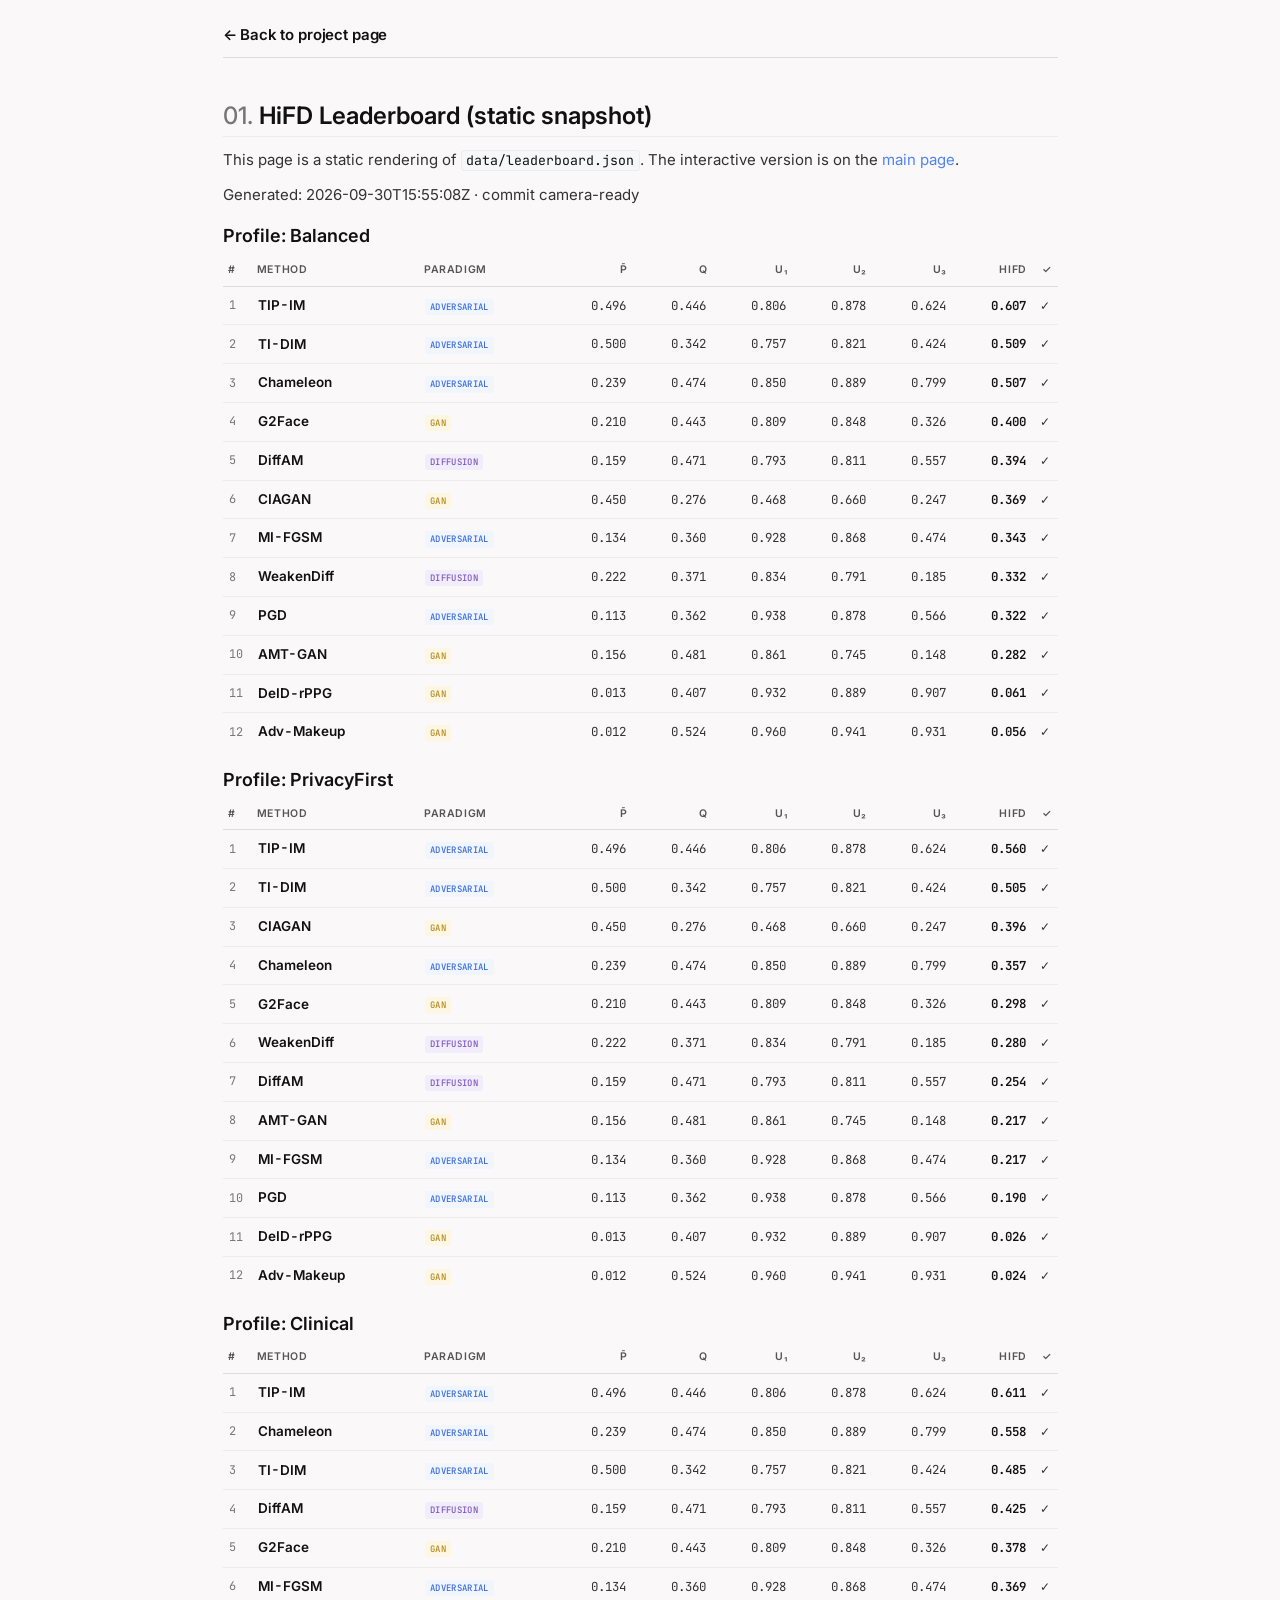
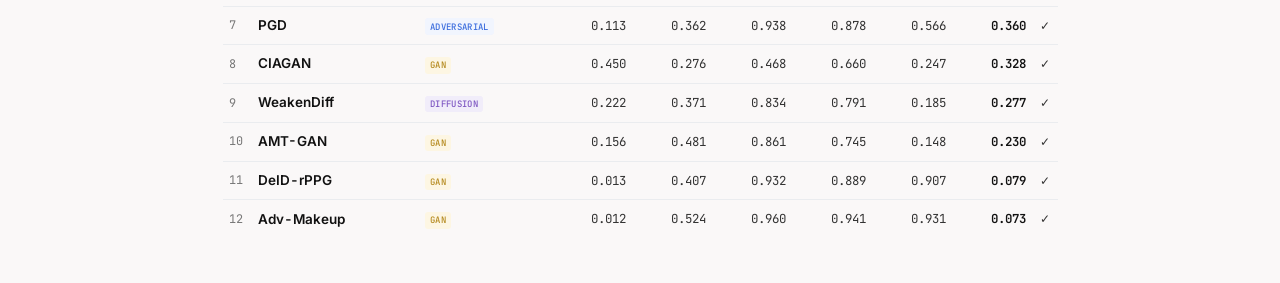
<file: leaderboard.html>
<!DOCTYPE html>
<html lang="en"><head><meta charset="utf-8">
<meta name="viewport" content="width=device-width, initial-scale=1">
<title>HiFD Leaderboard — static snapshot</title>
<link rel="preconnect" href="https://fonts.googleapis.com">
<link rel="preconnect" href="https://fonts.gstatic.com" crossorigin>
<link rel="stylesheet" href="https://fonts.googleapis.com/css2?family=Inter:wght@400;500;600;700&family=JetBrains+Mono:wght@400;500&display=swap">
<link rel="stylesheet" href="./assets/css/site.css">
</head><body>
<nav class="nav"><div class="nav__inner"><a class="nav__brand" href="./index.html">← Back to project page</a></div></nav>
<section>
<h2>HiFD Leaderboard (static snapshot)</h2>
<p>This page is a static rendering of <code>data/leaderboard.json</code>. The interactive version is on the <a href="./index.html#leaderboard">main page</a>.</p>
<p>Generated: 2026-09-30T15:55:08Z · commit camera-ready</p><h3>Profile: Balanced</h3><div class="lb-table-wrap"><table class="lb"><thead><tr><th>#</th><th>Method</th><th>Paradigm</th><th>P&#772;</th><th>Q</th><th>U₁</th><th>U₂</th><th>U₃</th><th>HiFD</th><th>✓</th></tr></thead><tbody><tr><td>1</td><td>TIP-IM</td><td><span class="paradigm-tag adversarial">adversarial</span></td><td>0.496</td><td>0.446</td><td>0.806</td><td>0.878</td><td>0.624</td><td><strong>0.607</strong></td><td>✓</td></tr><tr><td>2</td><td>TI-DIM</td><td><span class="paradigm-tag adversarial">adversarial</span></td><td>0.500</td><td>0.342</td><td>0.757</td><td>0.821</td><td>0.424</td><td><strong>0.509</strong></td><td>✓</td></tr><tr><td>3</td><td>Chameleon</td><td><span class="paradigm-tag adversarial">adversarial</span></td><td>0.239</td><td>0.474</td><td>0.850</td><td>0.889</td><td>0.799</td><td><strong>0.507</strong></td><td>✓</td></tr><tr><td>4</td><td>G2Face</td><td><span class="paradigm-tag gan">gan</span></td><td>0.210</td><td>0.443</td><td>0.809</td><td>0.848</td><td>0.326</td><td><strong>0.400</strong></td><td>✓</td></tr><tr><td>5</td><td>DiffAM</td><td><span class="paradigm-tag diffusion">diffusion</span></td><td>0.159</td><td>0.471</td><td>0.793</td><td>0.811</td><td>0.557</td><td><strong>0.394</strong></td><td>✓</td></tr><tr><td>6</td><td>CIAGAN</td><td><span class="paradigm-tag gan">gan</span></td><td>0.450</td><td>0.276</td><td>0.468</td><td>0.660</td><td>0.247</td><td><strong>0.369</strong></td><td>✓</td></tr><tr><td>7</td><td>MI-FGSM</td><td><span class="paradigm-tag adversarial">adversarial</span></td><td>0.134</td><td>0.360</td><td>0.928</td><td>0.868</td><td>0.474</td><td><strong>0.343</strong></td><td>✓</td></tr><tr><td>8</td><td>WeakenDiff</td><td><span class="paradigm-tag diffusion">diffusion</span></td><td>0.222</td><td>0.371</td><td>0.834</td><td>0.791</td><td>0.185</td><td><strong>0.332</strong></td><td>✓</td></tr><tr><td>9</td><td>PGD</td><td><span class="paradigm-tag adversarial">adversarial</span></td><td>0.113</td><td>0.362</td><td>0.938</td><td>0.878</td><td>0.566</td><td><strong>0.322</strong></td><td>✓</td></tr><tr><td>10</td><td>AMT-GAN</td><td><span class="paradigm-tag gan">gan</span></td><td>0.156</td><td>0.481</td><td>0.861</td><td>0.745</td><td>0.148</td><td><strong>0.282</strong></td><td>✓</td></tr><tr><td>11</td><td>DeID-rPPG</td><td><span class="paradigm-tag gan">gan</span></td><td>0.013</td><td>0.407</td><td>0.932</td><td>0.889</td><td>0.907</td><td><strong>0.061</strong></td><td>✓</td></tr><tr><td>12</td><td>Adv-Makeup</td><td><span class="paradigm-tag gan">gan</span></td><td>0.012</td><td>0.524</td><td>0.960</td><td>0.941</td><td>0.931</td><td><strong>0.056</strong></td><td>✓</td></tr></tbody></table></div><h3>Profile: PrivacyFirst</h3><div class="lb-table-wrap"><table class="lb"><thead><tr><th>#</th><th>Method</th><th>Paradigm</th><th>P&#772;</th><th>Q</th><th>U₁</th><th>U₂</th><th>U₃</th><th>HiFD</th><th>✓</th></tr></thead><tbody><tr><td>1</td><td>TIP-IM</td><td><span class="paradigm-tag adversarial">adversarial</span></td><td>0.496</td><td>0.446</td><td>0.806</td><td>0.878</td><td>0.624</td><td><strong>0.560</strong></td><td>✓</td></tr><tr><td>2</td><td>TI-DIM</td><td><span class="paradigm-tag adversarial">adversarial</span></td><td>0.500</td><td>0.342</td><td>0.757</td><td>0.821</td><td>0.424</td><td><strong>0.505</strong></td><td>✓</td></tr><tr><td>3</td><td>CIAGAN</td><td><span class="paradigm-tag gan">gan</span></td><td>0.450</td><td>0.276</td><td>0.468</td><td>0.660</td><td>0.247</td><td><strong>0.396</strong></td><td>✓</td></tr><tr><td>4</td><td>Chameleon</td><td><span class="paradigm-tag adversarial">adversarial</span></td><td>0.239</td><td>0.474</td><td>0.850</td><td>0.889</td><td>0.799</td><td><strong>0.357</strong></td><td>✓</td></tr><tr><td>5</td><td>G2Face</td><td><span class="paradigm-tag gan">gan</span></td><td>0.210</td><td>0.443</td><td>0.809</td><td>0.848</td><td>0.326</td><td><strong>0.298</strong></td><td>✓</td></tr><tr><td>6</td><td>WeakenDiff</td><td><span class="paradigm-tag diffusion">diffusion</span></td><td>0.222</td><td>0.371</td><td>0.834</td><td>0.791</td><td>0.185</td><td><strong>0.280</strong></td><td>✓</td></tr><tr><td>7</td><td>DiffAM</td><td><span class="paradigm-tag diffusion">diffusion</span></td><td>0.159</td><td>0.471</td><td>0.793</td><td>0.811</td><td>0.557</td><td><strong>0.254</strong></td><td>✓</td></tr><tr><td>8</td><td>AMT-GAN</td><td><span class="paradigm-tag gan">gan</span></td><td>0.156</td><td>0.481</td><td>0.861</td><td>0.745</td><td>0.148</td><td><strong>0.217</strong></td><td>✓</td></tr><tr><td>9</td><td>MI-FGSM</td><td><span class="paradigm-tag adversarial">adversarial</span></td><td>0.134</td><td>0.360</td><td>0.928</td><td>0.868</td><td>0.474</td><td><strong>0.217</strong></td><td>✓</td></tr><tr><td>10</td><td>PGD</td><td><span class="paradigm-tag adversarial">adversarial</span></td><td>0.113</td><td>0.362</td><td>0.938</td><td>0.878</td><td>0.566</td><td><strong>0.190</strong></td><td>✓</td></tr><tr><td>11</td><td>DeID-rPPG</td><td><span class="paradigm-tag gan">gan</span></td><td>0.013</td><td>0.407</td><td>0.932</td><td>0.889</td><td>0.907</td><td><strong>0.026</strong></td><td>✓</td></tr><tr><td>12</td><td>Adv-Makeup</td><td><span class="paradigm-tag gan">gan</span></td><td>0.012</td><td>0.524</td><td>0.960</td><td>0.941</td><td>0.931</td><td><strong>0.024</strong></td><td>✓</td></tr></tbody></table></div><h3>Profile: Clinical</h3><div class="lb-table-wrap"><table class="lb"><thead><tr><th>#</th><th>Method</th><th>Paradigm</th><th>P&#772;</th><th>Q</th><th>U₁</th><th>U₂</th><th>U₃</th><th>HiFD</th><th>✓</th></tr></thead><tbody><tr><td>1</td><td>TIP-IM</td><td><span class="paradigm-tag adversarial">adversarial</span></td><td>0.496</td><td>0.446</td><td>0.806</td><td>0.878</td><td>0.624</td><td><strong>0.611</strong></td><td>✓</td></tr><tr><td>2</td><td>Chameleon</td><td><span class="paradigm-tag adversarial">adversarial</span></td><td>0.239</td><td>0.474</td><td>0.850</td><td>0.889</td><td>0.799</td><td><strong>0.558</strong></td><td>✓</td></tr><tr><td>3</td><td>TI-DIM</td><td><span class="paradigm-tag adversarial">adversarial</span></td><td>0.500</td><td>0.342</td><td>0.757</td><td>0.821</td><td>0.424</td><td><strong>0.485</strong></td><td>✓</td></tr><tr><td>4</td><td>DiffAM</td><td><span class="paradigm-tag diffusion">diffusion</span></td><td>0.159</td><td>0.471</td><td>0.793</td><td>0.811</td><td>0.557</td><td><strong>0.425</strong></td><td>✓</td></tr><tr><td>5</td><td>G2Face</td><td><span class="paradigm-tag gan">gan</span></td><td>0.210</td><td>0.443</td><td>0.809</td><td>0.848</td><td>0.326</td><td><strong>0.378</strong></td><td>✓</td></tr><tr><td>6</td><td>MI-FGSM</td><td><span class="paradigm-tag adversarial">adversarial</span></td><td>0.134</td><td>0.360</td><td>0.928</td><td>0.868</td><td>0.474</td><td><strong>0.369</strong></td><td>✓</td></tr><tr><td>7</td><td>PGD</td><td><span class="paradigm-tag adversarial">adversarial</span></td><td>0.113</td><td>0.362</td><td>0.938</td><td>0.878</td><td>0.566</td><td><strong>0.360</strong></td><td>✓</td></tr><tr><td>8</td><td>CIAGAN</td><td><span class="paradigm-tag gan">gan</span></td><td>0.450</td><td>0.276</td><td>0.468</td><td>0.660</td><td>0.247</td><td><strong>0.328</strong></td><td>✓</td></tr><tr><td>9</td><td>WeakenDiff</td><td><span class="paradigm-tag diffusion">diffusion</span></td><td>0.222</td><td>0.371</td><td>0.834</td><td>0.791</td><td>0.185</td><td><strong>0.277</strong></td><td>✓</td></tr><tr><td>10</td><td>AMT-GAN</td><td><span class="paradigm-tag gan">gan</span></td><td>0.156</td><td>0.481</td><td>0.861</td><td>0.745</td><td>0.148</td><td><strong>0.230</strong></td><td>✓</td></tr><tr><td>11</td><td>DeID-rPPG</td><td><span class="paradigm-tag gan">gan</span></td><td>0.013</td><td>0.407</td><td>0.932</td><td>0.889</td><td>0.907</td><td><strong>0.079</strong></td><td>✓</td></tr><tr><td>12</td><td>Adv-Makeup</td><td><span class="paradigm-tag gan">gan</span></td><td>0.012</td><td>0.524</td><td>0.960</td><td>0.941</td><td>0.931</td><td><strong>0.073</strong></td><td>✓</td></tr></tbody></table></div></section></body></html>
</file>
<file: assets/css/site.css>
/* ============================================================================
   "How Private is Private?" — project page
   Academic paper-page idiom, modelled after https://weihui1308.github.io/
   Palette: warm paper #faf8f8 · text #333 · accent #5183f5
   Type:    Inter (body + headings) · JetBrains Mono (data, dates)
   ============================================================================ */

:root {
  /* palette */
  --paper:        #faf8f8;
  --paper-card:   #fdfcfc;
  --ink:          #111111;
  --text:         #333333;
  --text-mid:     #555555;
  --text-dim:     #777777;
  --rule:         #eaecef;
  --rule-soft:    #f0f0f2;
  --rule-strong:  #dddddd;
  --code-bg:      #f6f7f9;
  --accent:       #5183f5;
  --accent-soft:  #f1f5fe;
  --accent-dark:  #3a6cdd;
  --top-tint:     #f4f7ff;
  --warn:         #c8463c;
  --gold:         #b58a1f;
  --violet:       #7e57c2;

  /* type */
  --font-body: "Inter", -apple-system, BlinkMacSystemFont, "Segoe UI", Helvetica, Arial, sans-serif;
  --font-mono: "JetBrains Mono", ui-monospace, "SF Mono", Menlo, Consolas, monospace;

  /* spacing */
  --s-1: .25rem; --s-2: .5rem; --s-3: .75rem; --s-4: 1rem; --s-5: 1.5rem;
  --s-6: 2rem;   --s-7: 2.5rem; --s-8: 3.5rem; --s-9: 5rem;

  --col: 880px;
}

/* ─── Reset + base ───────────────────────────────────────────── */
*, *::before, *::after { box-sizing: border-box; }
html {
  counter-reset: section;
  background-color: var(--paper);
  overflow-y: scroll;          /* prevent layout jump */
  scroll-behavior: smooth;
  -webkit-text-size-adjust: 100%;
}
body {
  margin: 0 auto;
  padding: 1.5em;
  max-width: var(--col);
  font-family: var(--font-body);
  font-size: 15px;
  line-height: 1.6;
  color: var(--text);
  background-color: var(--paper);
  -webkit-font-smoothing: antialiased;
  text-rendering: optimizeLegibility;
}
img { max-width: 100%; height: auto; display: block; }
a {
  color: var(--accent);
  text-decoration: none;
  border-bottom: 1px solid transparent;
  transition: border-color .2s ease, color .2s ease;
}
a:hover { border-bottom-color: var(--accent); }
/* selection: use browser default (system blue + white) for clear visibility */

p { margin: .75em 0; }
strong { font-weight: 600; color: var(--ink); }
em     { font-style: italic; }
code   {
  font-family: var(--font-mono);
  font-size: .88em;
  background: var(--code-bg);
  border: 1px solid var(--rule);
  border-radius: 3px;
  padding: .08em .35em;
  color: var(--ink);
}
hr { border: 0; border-top: 1px solid var(--rule); margin: var(--s-6) 0; }

h1, h2, h3, h4, h5, h6 {
  font-family: var(--font-body);
  color: var(--ink);
  line-height: 1.25;
  margin: 1.2em 0 .4em;
  font-weight: 600;
}
h2 {
  font-size: 1.6em;
  border-bottom: 1px solid var(--rule);
  padding-bottom: .2em;
  margin-top: 1.8em;
  counter-increment: section;  /* increment on the element itself, not ::before, for reliability */
}
h2::before {
  content: counter(section, decimal-leading-zero) ". ";
  color: var(--text-dim);
  font-weight: 500;
}
h3 { font-size: 1.2em; margin-top: 1em; }

/* ─── Top nav ────────────────────────────────────────────────── */
.nav {
  width: 100%;
  margin: 0 0 1.5em;
  border-bottom: 1px solid var(--rule-strong);
  padding-bottom: .7em;
}
.nav__inner {
  display: flex;
  flex-wrap: wrap;
  align-items: baseline;
  gap: 1em;
  font-size: 1em;
  font-weight: 500;
}
.nav__brand {
  color: var(--ink);
  font-weight: 600;
  letter-spacing: -.01em;
  margin-right: auto;
  border-bottom: 0;
}
.nav__brand:hover { color: var(--accent); border-bottom: 0; }
.nav__links { display: flex; flex-wrap: wrap; gap: 1em; }
.nav__links a {
  color: var(--text-mid);
  font-weight: 500;
  padding: .1em 0;
  border-bottom: 2px solid transparent;
}
.nav__links a:hover,
.nav__links a.active {
  color: var(--accent);
  border-bottom-color: var(--accent);
}

/* ─── Hero ───────────────────────────────────────────────────── */
.hero { margin: 1.2em 0 2em; }
.hero__title {
  font-size: clamp(1.8em, 4.5vw, 2.4em);
  font-weight: 700;
  line-height: 1.15;
  letter-spacing: -.015em;
  margin: 0 0 .35em;
  color: var(--ink);
}
.hero__sub {
  font-size: 1.05em;
  color: var(--text-mid);
  margin: 0 0 .9em;
  font-weight: 400;
  max-width: 50em;
}
.hero__byline {
  font-size: .98em;
  color: var(--ink);
  margin: 0 0 .35em;
}
.hero__byline a { color: var(--ink); border-bottom: 0; }
.hero__byline a:hover { color: var(--accent); }
.hero__byline sup {
  color: var(--accent-dark);
  font-weight: 600;
  font-size: .72em;
  margin-left: .1em;
}
.hero__byline .sep { color: var(--rule-strong); margin: 0 .3em; }

.hero__affil {
  font-size: .87em;
  color: var(--text-mid);
  margin: 0 0 1em;
  line-height: 1.55;
}
.hero__affil sup {
  color: var(--accent-dark);
  font-weight: 600;
  margin-right: .1em;
}
.hero__affil .sep { color: var(--rule-strong); margin: 0 .55em; }

.hero__venue {
  font-family: var(--font-mono);
  font-size: .78em;
  font-weight: 500;
  color: var(--accent-dark);
  background: var(--accent-soft);
  padding: .15em .55em;
  border-radius: 3px;
  border: 0;
  display: inline-block;
}

.hero__buttons {
  display: flex;
  flex-wrap: wrap;
  gap: .4em;
  margin: 0 0 1em;
}

/* Styled link button — exact look from the reference */
.btn {
  font-size: 13px;
  color: var(--accent);
  text-decoration: none;
  font-weight: 500;
  padding: .35em .85em;
  background-color: var(--accent-soft);
  border-radius: 4px;
  border: 0;
  cursor: pointer;
  font-family: inherit;
  transition: all .2s ease;
  display: inline-block;
}
.btn:hover {
  background-color: var(--accent);
  color: #fff;
  border-bottom: 0;
  transform: translateY(-1px);
}

/* ─── Sections ───────────────────────────────────────────────── */
section { margin: 1.5em 0; }
section p { color: var(--text); }

.callout {
  background: var(--accent-soft);
  border-left: 3px solid var(--accent);
  padding: .9em 1.1em;
  margin: 1em 0;
  border-radius: 0 4px 4px 0;
  color: var(--ink);
  font-size: 1em;
}
.callout strong { color: var(--accent-dark); }

/* Fact list (validation section) */
.facts { padding-left: 1.2em; margin: .8em 0; }
.facts li { margin: .45em 0; }
.facts li strong { color: var(--accent-dark); }

/* Pipeline table (benchmark) */
.pipeline {
  width: 100%;
  border-collapse: collapse;
  margin: 1.2em 0;
  font-size: .92em;
}
.pipeline th, .pipeline td {
  padding: .55em .65em;
  border-bottom: 1px solid var(--rule);
  text-align: left;
}
.pipeline thead th {
  font-weight: 600;
  color: var(--ink);
  border-bottom: 1.5px solid var(--rule-strong);
  font-size: .88em;
}
.pipeline tbody td.num,
.pipeline thead th.num {
  text-align: right;
  font-family: var(--font-mono);
  font-variant-numeric: tabular-nums;
  font-size: .88em;
}
.pipeline tbody td.label { color: var(--text-mid); font-family: var(--font-mono); font-size: .85em; }
.pipeline tbody tr:last-child td { border-bottom: 0; }
.pipeline tbody tr:last-child td strong { color: var(--accent-dark); }

/* Equation block */
.equation {
  padding: 1em 0;
  overflow-x: auto;
  text-align: center;
}
.equation .katex { font-size: 1.05em; color: var(--ink); }
.equation .katex-display { margin: 0; }

/* Figures (captions only — figures themselves are inline imgs) */
.figure--hero { margin: 0 0 1.5em; }
.figure { margin: 1.3em 0 .5em; }
.figure img {
  border: 1px solid var(--rule);
  border-radius: 4px;
  background: #fff;
  margin: 0 auto;
}
.figure a:hover { border-bottom: 0; }
.figure a:hover img {
  box-shadow: 0 4px 14px rgba(81, 131, 245, .12);
  border-color: var(--accent);
}
.figure-caption {
  font-size: .9em;
  color: var(--text-mid);
  margin: .6em 0 0;
  line-height: 1.5;
  text-align: center;
}
.figure-caption strong {
  color: var(--ink);
  font-weight: 600;
  margin-right: .25em;
}

/* ─── Leaderboard ────────────────────────────────────────────── */
.lb-wrap {
  margin: 1em 0;
  background: var(--paper-card);
  border: 1px solid var(--rule);
  border-radius: 6px;
  overflow: hidden;
}
.lb-strip {
  display: flex;
  flex-wrap: wrap;
  align-items: center;
  gap: 1em;
  padding: .55em .9em;
  background: var(--code-bg);
  border-bottom: 1px solid var(--rule);
  font-family: var(--font-mono);
  font-size: .76em;
  color: var(--text-mid);
}
.lb-strip .pip { display: inline-flex; align-items: center; gap: .35em; }
.lb-strip .live::before {
  content: "";
  width: 6px; height: 6px; border-radius: 50%;
  background: var(--accent);
  display: inline-block;
}
.lb-strip .count { color: var(--ink); font-weight: 500; }

.lb-controls {
  display: flex;
  flex-wrap: wrap;
  gap: .8em 1.6em;
  align-items: center;
  padding: .75em .9em;
  border-bottom: 1px solid var(--rule);
  font-size: .88em;
}
.lb-controls fieldset {
  border: 0; padding: 0; margin: 0;
  display: flex; flex-wrap: wrap; align-items: center; gap: .6em;
}
.lb-controls legend {
  float: left;
  padding: 0;
  margin-right: .5em;
  font-size: .82em;
  font-weight: 600;
  color: var(--text-mid);
  text-transform: uppercase;
  letter-spacing: .06em;
}
.lb-controls label {
  display: inline-flex; align-items: center; gap: .3em;
  color: var(--text);
  cursor: pointer;
  user-select: none;
}
.lb-controls input[type="radio"],
.lb-controls input[type="checkbox"] {
  appearance: none;
  -webkit-appearance: none;
  width: 14px; height: 14px;
  margin: 0;
  border: 1.5px solid var(--rule-strong);
  background: #fff;
  cursor: pointer;
  display: inline-grid; place-content: center;
  transition: border-color .15s, background .15s;
}
.lb-controls input[type="radio"] { border-radius: 50%; }
.lb-controls input[type="checkbox"] { border-radius: 3px; }
.lb-controls input:hover { border-color: var(--accent); }
.lb-controls input[type="radio"]:checked {
  border-color: var(--accent);
}
.lb-controls input[type="radio"]:checked::after {
  content: "";
  width: 7px; height: 7px;
  border-radius: 50%;
  background: var(--accent);
}
.lb-controls input[type="checkbox"]:checked {
  background: var(--accent);
  border-color: var(--accent);
}
.lb-controls input[type="checkbox"]:checked::after {
  content: "";
  width: 8px; height: 4px;
  border-left: 1.5px solid #fff;
  border-bottom: 1.5px solid #fff;
  transform: rotate(-45deg) translate(1px, -1px);
}
.lb-controls label:has(input:checked) { color: var(--ink); }

.lb-table-wrap { overflow-x: auto; }
table.lb {
  width: 100%;
  border-collapse: collapse;
  font-size: .9em;
}
table.lb thead th {
  background: var(--paper);
  font-weight: 600;
  color: var(--text-mid);
  font-size: .78em;
  text-transform: uppercase;
  letter-spacing: .06em;
  padding: .65em .55em;
  border-bottom: 1.5px solid var(--rule-strong);
  cursor: pointer;
  user-select: none;
  white-space: nowrap;
  text-align: right;
}
table.lb thead th:nth-child(1),
table.lb thead th:nth-child(2),
table.lb thead th:nth-child(3) { text-align: left; }
table.lb thead th:hover { color: var(--accent); }
table.lb thead th.sorted { color: var(--accent); }
table.lb thead th.sorted::after  { content: " ▾"; font-size: .85em; }
table.lb thead th.sorted.asc::after { content: " ▴"; }

table.lb tbody td {
  padding: .6em .55em;
  border-bottom: 1px solid var(--rule);
  color: var(--text);
  text-align: right;
  font-family: var(--font-mono);
  font-variant-numeric: tabular-nums;
  font-size: .92em;
  white-space: nowrap;
}
table.lb tbody td:nth-child(1) {
  color: var(--text-dim);
  text-align: left;
  width: 2.4em;
  font-size: .88em;
}
table.lb tbody td:nth-child(2) {                /* method name */
  text-align: left;
  color: var(--ink);
  font-family: var(--font-body);
  font-weight: 600;
  font-size: 1em;
}
table.lb tbody td:nth-child(3) { text-align: left; }
table.lb tbody td:nth-child(9) {                /* HiFD column */
  color: var(--ink);
  font-weight: 700;
}
table.lb tbody td:nth-child(10) { text-align: center; width: 2em; }
table.lb tbody tr {
  cursor: pointer;
  transition: background .12s;
}
table.lb tbody tr:hover { background: var(--rule-soft); }
table.lb tbody tr:last-child td { border-bottom: 0; }

/* Top-ranked row */
table.lb tbody tr.top { background: var(--top-tint); }
table.lb tbody tr.top:hover { background: var(--accent-soft); }
table.lb tbody tr.top td:nth-child(1) {
  color: var(--accent-dark);
  font-weight: 700;
}
table.lb tbody tr.top td:nth-child(9) { color: var(--accent-dark); }

/* Paradigm tags — match the .styled-link aesthetic */
.paradigm-tag {
  display: inline-block;
  padding: .12em .55em;
  font-family: var(--font-mono);
  font-size: .72em;
  font-weight: 500;
  letter-spacing: .04em;
  text-transform: uppercase;
  border-radius: 3px;
  white-space: nowrap;
}
.paradigm-tag.adversarial { background: var(--accent-soft); color: var(--accent-dark); }
.paradigm-tag.gan         { background: #fdf6e3; color: var(--gold); }
.paradigm-tag.diffusion   { background: #f1edfa; color: var(--violet); }
.paradigm-tag.other       { background: var(--code-bg); color: var(--text-mid); }

.verified { color: var(--accent); font-weight: 700; }

/* Expanded row */
.lb-expand-row td.lb-expand {
  background: var(--paper);
  padding: 1em 1.1em;
  border-bottom: 1px solid var(--rule);
  text-align: left;
  white-space: normal;
}
.lb-expand .bars {
  display: grid;
  grid-template-columns: 110px 1fr 56px;
  gap: .3em .8em;
  align-items: center;
  font-family: var(--font-mono);
  font-size: .8em;
  color: var(--text-mid);
}
.lb-expand .bars > div:nth-child(3n+1) {
  font-weight: 500;
  font-size: .9em;
  text-transform: uppercase;
  letter-spacing: .04em;
}
.lb-expand .bars > div:nth-child(3n+3) {
  text-align: right;
  color: var(--ink);
  font-variant-numeric: tabular-nums;
}
.lb-expand .bar-track {
  height: 6px;
  background: var(--rule);
  border-radius: 3px;
  overflow: hidden;
}
.lb-expand .bar-fill {
  height: 100%;
  background: var(--accent);
  border-radius: 3px;
}
.lb-expand p {
  margin: .8em 0 0;
  font-family: var(--font-mono);
  font-size: .82em;
  color: var(--text-mid);
}
.lb-expand p a { color: var(--accent); }

/* Loading / error states (used by JS) */
.lb-status {
  text-align: center !important;
  color: var(--text-dim);
  font-family: var(--font-mono);
  font-size: .85em;
  padding: 1.8em 1em !important;
}
.lb-error {
  text-align: center !important;
  color: var(--warn);
  font-family: var(--font-mono);
  padding: 1.8em 1em !important;
}

.submit-cta {
  margin-top: .9em;
  display: flex;
  justify-content: flex-end;
}

/* ─── Submit dialog ──────────────────────────────────────────── */
dialog#submit-dialog {
  background: var(--paper-card);
  color: var(--text);
  border: 1px solid var(--rule);
  border-top: 3px solid var(--accent);
  border-radius: 6px;
  padding: 0;
  max-width: 720px;
  width: calc(100% - 2rem);
  box-shadow: 0 18px 50px rgba(17, 17, 17, .15);
}
dialog#submit-dialog::backdrop {
  background: rgba(17, 17, 17, .4);
  backdrop-filter: blur(2px);
}
dialog#submit-dialog form { padding: 1.5em; }
dialog#submit-dialog h3 {
  margin: 0 0 .5em;
  color: var(--ink);
  font-size: 1.2em;
}
dialog#submit-dialog p { font-size: .92em; color: var(--text); }
#template-json {
  font-family: var(--font-mono);
  font-size: .78em;
  background: var(--code-bg);
  color: var(--ink);
  border: 1px solid var(--rule);
  border-radius: 4px;
  padding: .9em;
  max-height: 320px;
  overflow: auto;
  margin: .8em 0;
  white-space: pre;
  line-height: 1.55;
}
dialog#submit-dialog menu {
  margin: 0;
  padding: 0;
  display: flex;
  justify-content: flex-end;
  gap: .5em;
}

/* ─── Citation / BibTeX ──────────────────────────────────────── */
.bibtex {
  position: relative;
  background: var(--code-bg);
  color: var(--ink);
  border: 1px solid var(--rule);
  border-radius: 6px;
  padding: 1.1em 1.2em;
  overflow-x: auto;
  font-family: var(--font-mono);
  font-size: .82em;
  line-height: 1.65;
  margin: 1em 0;
}
.bibtex code {
  color: var(--ink);
  background: none;
  border: 0;
  padding: 0;
  font-size: inherit;
}
.copy-btn {
  position: absolute;
  top: .55em;
  right: .55em;
  background: #fff;
  color: var(--accent);
  border: 1px solid var(--rule);
  padding: .25em .6em;
  border-radius: 3px;
  font-family: var(--font-body);
  font-size: .78em;
  font-weight: 500;
  cursor: pointer;
  transition: color .15s, border-color .15s, background .15s;
}
.copy-btn:hover {
  color: #fff;
  background: var(--accent);
  border-color: var(--accent);
}

/* ─── Footer ─────────────────────────────────────────────────── */
footer {
  margin-top: 3em;
  padding-top: 1.2em;
  border-top: 1px solid var(--rule-strong);
  font-size: .85em;
  color: var(--text-dim);
}
footer .container,
footer > * {
  display: flex;
  flex-wrap: wrap;
  justify-content: space-between;
  align-items: center;
  gap: .8em;
  padding: 0;
  max-width: none;
}
footer a { color: var(--text-mid); }
footer a:hover { color: var(--accent); }
footer .meta { font-family: var(--font-mono); font-size: .82em; }

/* Static snapshot (leaderboard.html) tweaks */
.container--wide > h3 {
  font-size: 1.1em;
  color: var(--accent-dark);
  margin: 1.5em 0 .5em;
  font-weight: 600;
}

/* ─── Mobile ─────────────────────────────────────────────────── */
@media (max-width: 760px) {
  body { padding: 1.1em; font-size: 14.5px; }
  .hero__title { font-size: 1.7em; }
  .lb-controls { padding: .6em .7em; gap: .5em .9em; }
  table.lb { font-size: .82em; }
  table.lb tbody td:nth-child(2) { font-size: .95em; }
  .lb-expand .bars { grid-template-columns: 88px 1fr 48px; }
  footer > * { flex-direction: column; align-items: flex-start; }
}
</file>
